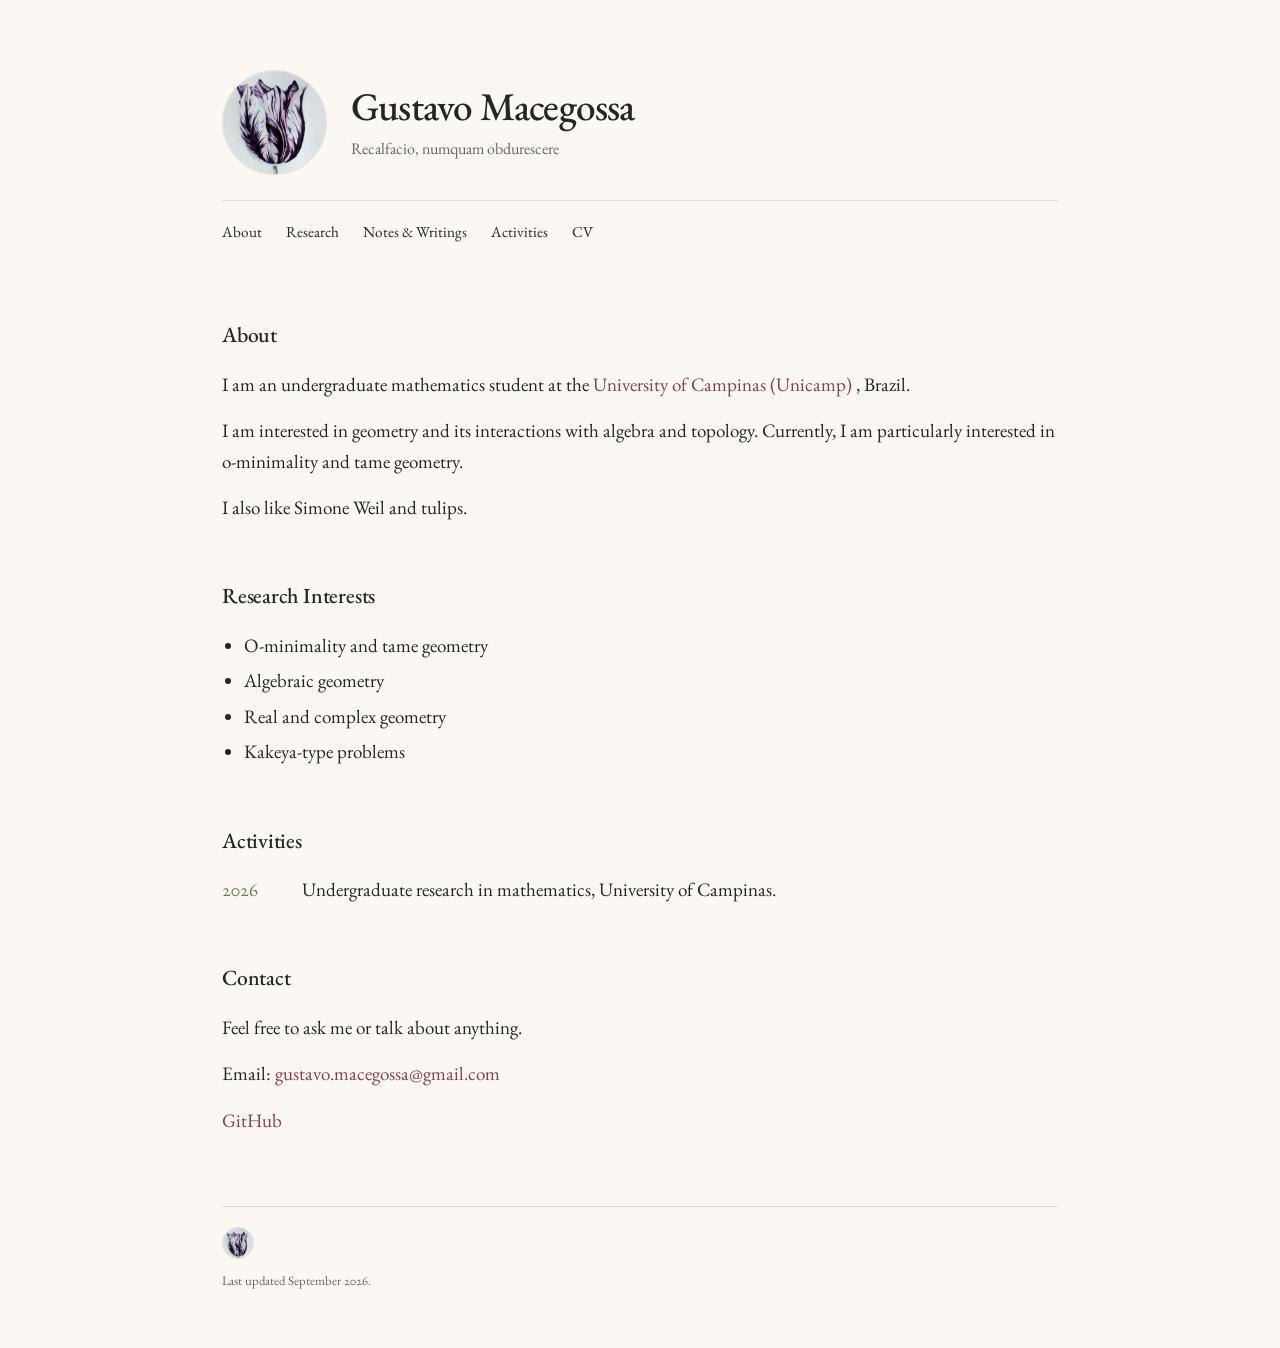
<file: index.html>
<!DOCTYPE html>
<html lang="en">

<head>
  <meta charset="UTF-8">
  <meta name="viewport" content="width=device-width, initial-scale=1.0">

  <title>Gustavo Macegossa</title>

  <meta
    name="description"
    content="Personal academic webpage of Gustavo Macegossa, undergraduate mathematics student at the University of Campinas (Unicamp)."
  >

  <link rel="stylesheet" href="style.css">
</head>


<body>

  <div class="container">

    <!-- Header -->
    <header>

  <div class="header-top">

    <div class="header-flower">
      <img src="/image/viceroy-tulip.jpg" alt="Viceroy tulip">
    </div>

    <div class="header-text">

      <h1>Gustavo Macegossa</h1>

      <p class="subtitle">
        Recalfacio, numquam obdurescere
      </p>

    </div>

  </div>

  <nav>
  <a href="/#about">About</a>
  <a href="/#research">Research</a>
  <a href="/notes/">Notes & Writings</a>
  <a href="/#activities">Activities</a>
  <a href="/cv.pdf">CV</a>
</nav>

</header>


    <main>

      <!-- About -->
      <section id="about">

        <h2>About</h2>

        <p>
          I am an undergraduate mathematics student at the
          <a href="https://www.unicamp.br/" target="_blank" rel="noopener noreferrer">
            University of Campinas (Unicamp)
          </a>,
          Brazil.
        </p>

        <p>
          I am interested in geometry and its interactions with
          algebra and topology. Currently, I am
          particularly interested in o-minimality and tame geometry.
        </p>

        <p>
          I also like Simone Weil and tulips.
        </p>
        

      </section>


      <!-- Research -->
      <section id="research">

        <h2>Research Interests</h2>

        <ul class="simple-list">
          <li>O-minimality and tame geometry</li>
          <li>Algebraic geometry</li>
          <li>Real and complex geometry</li>
          <li>Kakeya-type problems</li>
        </ul>

      </section>


      <!-- Activities -->
      <section id="activities">

        <h2>Activities</h2>

        <div class="activity">
          <span class="year">2026</span>
          <span>
            Undergraduate research in mathematics,
            University of Campinas.
          </span>
        </div>

      </section>


      <!-- Contact -->
      <section id="contact">

        <h2>Contact</h2>

        <p>
          Feel free to ask me or talk about anything.
        </p>

        <p>
          Email:
          <a href="mailto:gustavo.macegossa@gmail.com">
            gustavo.macegossa@gmail.com
          </a>
        </p>

        <p>
          <a
            href="https://github.com/gustavomacegossa"
            target="_blank"
            rel="noopener noreferrer"
          >
            GitHub
          </a>
        </p>

      </section>

    </main>


    <footer>

      <div class="footer-flower">
        <img src="image/viceroy-tulip.jpg" alt="Viceroy tulip">
      </div>

      <p>
        Last updated September 2026.
      </p>

    </footer>

  </div>

</body>

</html>
</file>
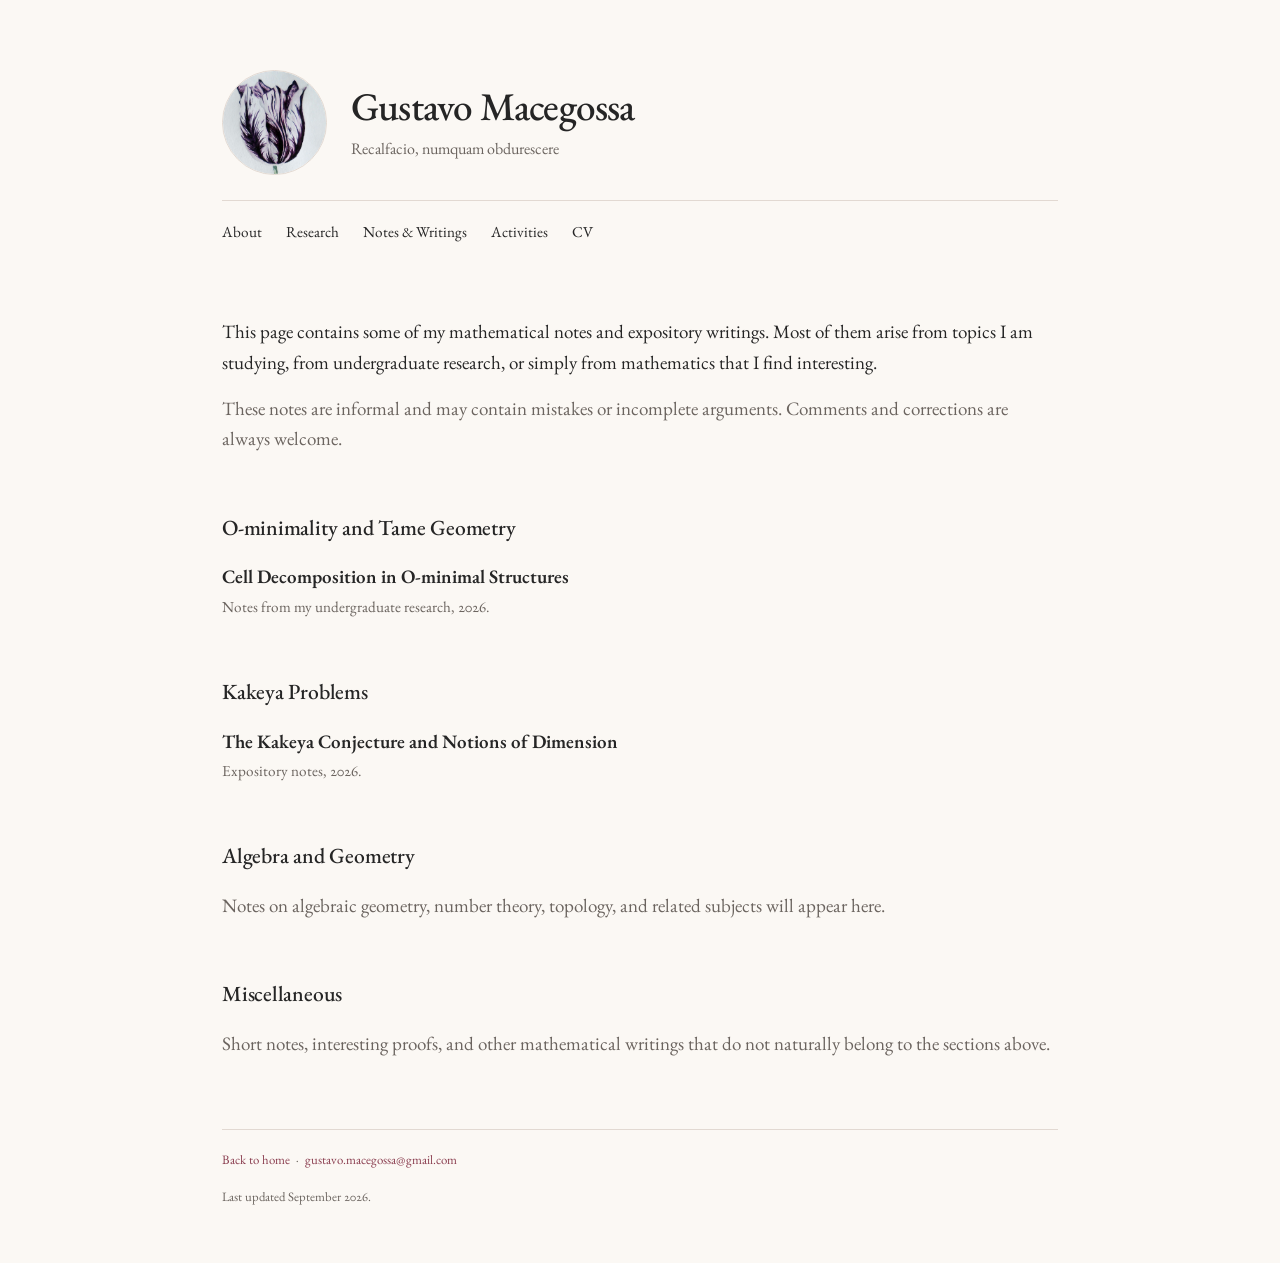
<file: notes/index.html>
<!DOCTYPE html>
<html lang="en">

<head>
  <meta charset="UTF-8">
  <meta name="viewport" content="width=device-width, initial-scale=1.0">

  <title>Notes & Writings — Gustavo Macegossa</title>

  <meta
    name="description"
    content="Mathematical notes and expository writings by Gustavo Macegossa."
  >

  <link rel="stylesheet" href="../style.css">
</head>


<body>

  <div class="container">

    <!-- Header -->
    <header>

 <div class="header-top">

  <div class="header-flower">
    <img
      src="/image/viceroy-tulip.jpg"
      alt="Viceroy tulip"
    >
  </div>

  <div class="header-text">

    <h1>Gustavo Macegossa</h1>

    <p class="subtitle">
      Recalfacio, numquam obdurescere
    </p>

  </div>

</div>

  <nav>
  <a href="/#about">About</a>
  <a href="/#research">Research</a>
  <a href="/notes/">Notes & Writings</a>
  <a href="/#activities">Activities</a>
  <a href="/cv.pdf">CV</a>
</nav>

</header>


    <main>

      <!-- Introduction -->
      <section>

        <p>
          This page contains some of my mathematical notes and expository
          writings. Most of them arise from topics I am studying, from
          undergraduate research, or simply from mathematics that I find
          interesting.
        </p>

        <p class="section-description">
          These notes are informal and may contain mistakes or incomplete
          arguments. Comments and corrections are always welcome.
        </p>

      </section>


      <!-- O-minimality -->
      <section>

        <h2>O-minimality and Tame Geometry</h2>

        <div class="publication">

          <div class="publication-title">
            Cell Decomposition in O-minimal Structures
          </div>

          <div class="publication-info">
            Notes from my undergraduate research, 2026.
          </div>

          <!--
          <div class="publication-links">
            <a href="pdf/cell-decomposition.pdf">PDF</a>
          </div>
          -->

        </div>

      </section>


      <!-- Kakeya -->
      <section>

        <h2>Kakeya Problems</h2>

        <div class="publication">

          <div class="publication-title">
            The Kakeya Conjecture and Notions of Dimension
          </div>

          <div class="publication-info">
            Expository notes, 2026.
          </div>

          <!--
          <div class="publication-links">
            <a href="pdf/kakeya-dimension.pdf">PDF</a>
          </div>
          -->

        </div>

      </section>


      <!-- Algebra and Geometry -->
      <section>

        <h2>Algebra and Geometry</h2>

        <p class="section-description">
          Notes on algebraic geometry, number theory, topology, and related
          subjects will appear here.
        </p>

      </section>


      <!-- Miscellaneous -->
      <section>

        <h2>Miscellaneous</h2>

        <p class="section-description">
          Short notes, interesting proofs, and other mathematical writings
          that do not naturally belong to the sections above.
        </p>

      </section>

    </main>


    <!-- Footer -->
    <footer>

      <p>
        <a href="../">Back to home</a>
        &nbsp;·&nbsp;
        <a href="mailto:gustavo.macegossa@gmail.com">
          gustavo.macegossa@gmail.com
        </a>
      </p>

      <p>
        Last updated September 2026.
      </p>

    </footer>

  </div>

</body>

</html>
</file>
<file: style.css>
@import url('https://fonts.googleapis.com/css2?family=EB+Garamond:ital,wght@0,400;0,500;0,600;0,700;1,400;1,500;1,600;1,700&display=swap');


/* ---------- General ---------- */

:root {
  --background: #fbf8f4;
  --text: #252525;
  --secondary: #6b645f;
  --accent: #8a3d4f;
  --accent-soft: #b35d70;
  --green-soft: #6f7d5f;
  --border: #e2d9d2;
}

* {
  box-sizing: border-box;
}

html {
  scroll-behavior: smooth;
}

body {
  margin: 0;

  background: var(--background);
  color: var(--text);

  font-family:
    "EB Garamond",
    Garamond,
    Georgia,
    serif;

  font-size: 19px;
  line-height: 1.6;

  font-variant-numeric: oldstyle-nums;
  font-feature-settings: "onum" 1;
}


/* ---------- Main container ---------- */

.container {
  max-width: 900px;
  margin: 0 auto;
  padding: 70px 32px 40px 32px;
}


/* ---------- Header ---------- */

header {
  margin-bottom: 65px;
}

.header-top {
  display: flex;

  justify-content: flex-start;
  align-items: center;

  gap: 24px;

  margin-bottom: 25px;
}

.header-text {
  display: flex;
  flex-direction: column;
  justify-content: center;
}

h1 {
  margin: 0;

  font-size: 2.45rem;
  font-weight: 500;
  line-height: 1.15;

  letter-spacing: -0.02em;
}

.subtitle {
  margin-top: 8px;
  margin-bottom: 0;

  color: var(--secondary);
  font-size: 1rem;
  line-height: 1.55;
}


/* ---------- Header flower ---------- */

.header-flower {
  flex: 0 0 105px;

  width: 105px;
  height: 105px;

  overflow: hidden;

  border-radius: 50%;
  border: 1px solid var(--border);
}

.header-flower img {
  width: 100%;
  height: 100%;
  display: block;

  object-fit: cover;
  object-position: 50% 10%;

  border-radius: 50%;
}


/* ---------- Navigation ---------- */

nav {
  padding-top: 15px;
  border-top: 1px solid var(--border);
}

nav a {
  display: inline-block;

  margin-right: 20px;
  margin-bottom: 8px;

  color: var(--text);

  font-size: 0.95rem;
  text-decoration: none;
}

nav a:hover {
  color: var(--accent);
}


/* ---------- Sections ---------- */

section {
  margin-bottom: 55px;
}

h2 {
  margin-bottom: 18px;

  font-size: 1.35rem;
  font-weight: 500;

  letter-spacing: -0.01em;
}

p {
  margin-top: 0;
  margin-bottom: 16px;
}


/* ---------- Links ---------- */

a {
  color: var(--accent);
  text-decoration: none;
}

main a:hover {
  color: var(--accent-soft);

  text-decoration: underline;
  text-underline-offset: 3px;
}


/* ---------- Research list ---------- */

.simple-list {
  margin-top: 0;
  padding-left: 22px;
}

.simple-list li {
  margin-bottom: 5px;
}


/* ---------- Notes / Publications ---------- */

.section-description {
  color: var(--secondary);
  margin-bottom: 28px;
}

.publication {
  margin-bottom: 25px;
}

.publication-title {
  font-weight: 600;
}

.publication-info {
  margin-top: 2px;

  color: var(--secondary);
  font-size: 0.95rem;
}

.publication-links {
  margin-top: 4px;
}


/* ---------- Activities ---------- */

.activity {
  display: grid;

  grid-template-columns: 65px 1fr;
  gap: 15px;

  margin-bottom: 12px;
}

.year {
  color: var(--green-soft);
}


/* ---------- Footer ---------- */

footer {
  margin-top: 70px;

  padding-top: 20px;
  border-top: 1px solid var(--border);

  color: var(--secondary);

  font-size: 0.8rem;
}

.footer-flower {
  margin-bottom: 12px;
}

.footer-flower img {
  width: 32px;
  height: 32px;

  display: block;

  object-fit: cover;
  object-position: 50% 8%;

  border-radius: 50%;
  border: 1px solid var(--border);
}


/* ---------- Mobile ---------- */

@media (max-width: 600px) {

  body {
    font-size: 18px;
  }

  .container {
    padding: 45px 22px 30px 22px;
  }

  .header-top {
    gap: 17px;
  }

  .header-flower {
    flex-basis: 82px;

    width: 82px;
    height: 82px;
  }

  h1 {
    font-size: 2rem;
  }

  nav a {
    margin-right: 14px;
  }

  .activity {
    grid-template-columns: 55px 1fr;
    gap: 10px;
  }

  .footer-flower img {
    width: 36px;
    height: 36px;
  }

}
</file>
